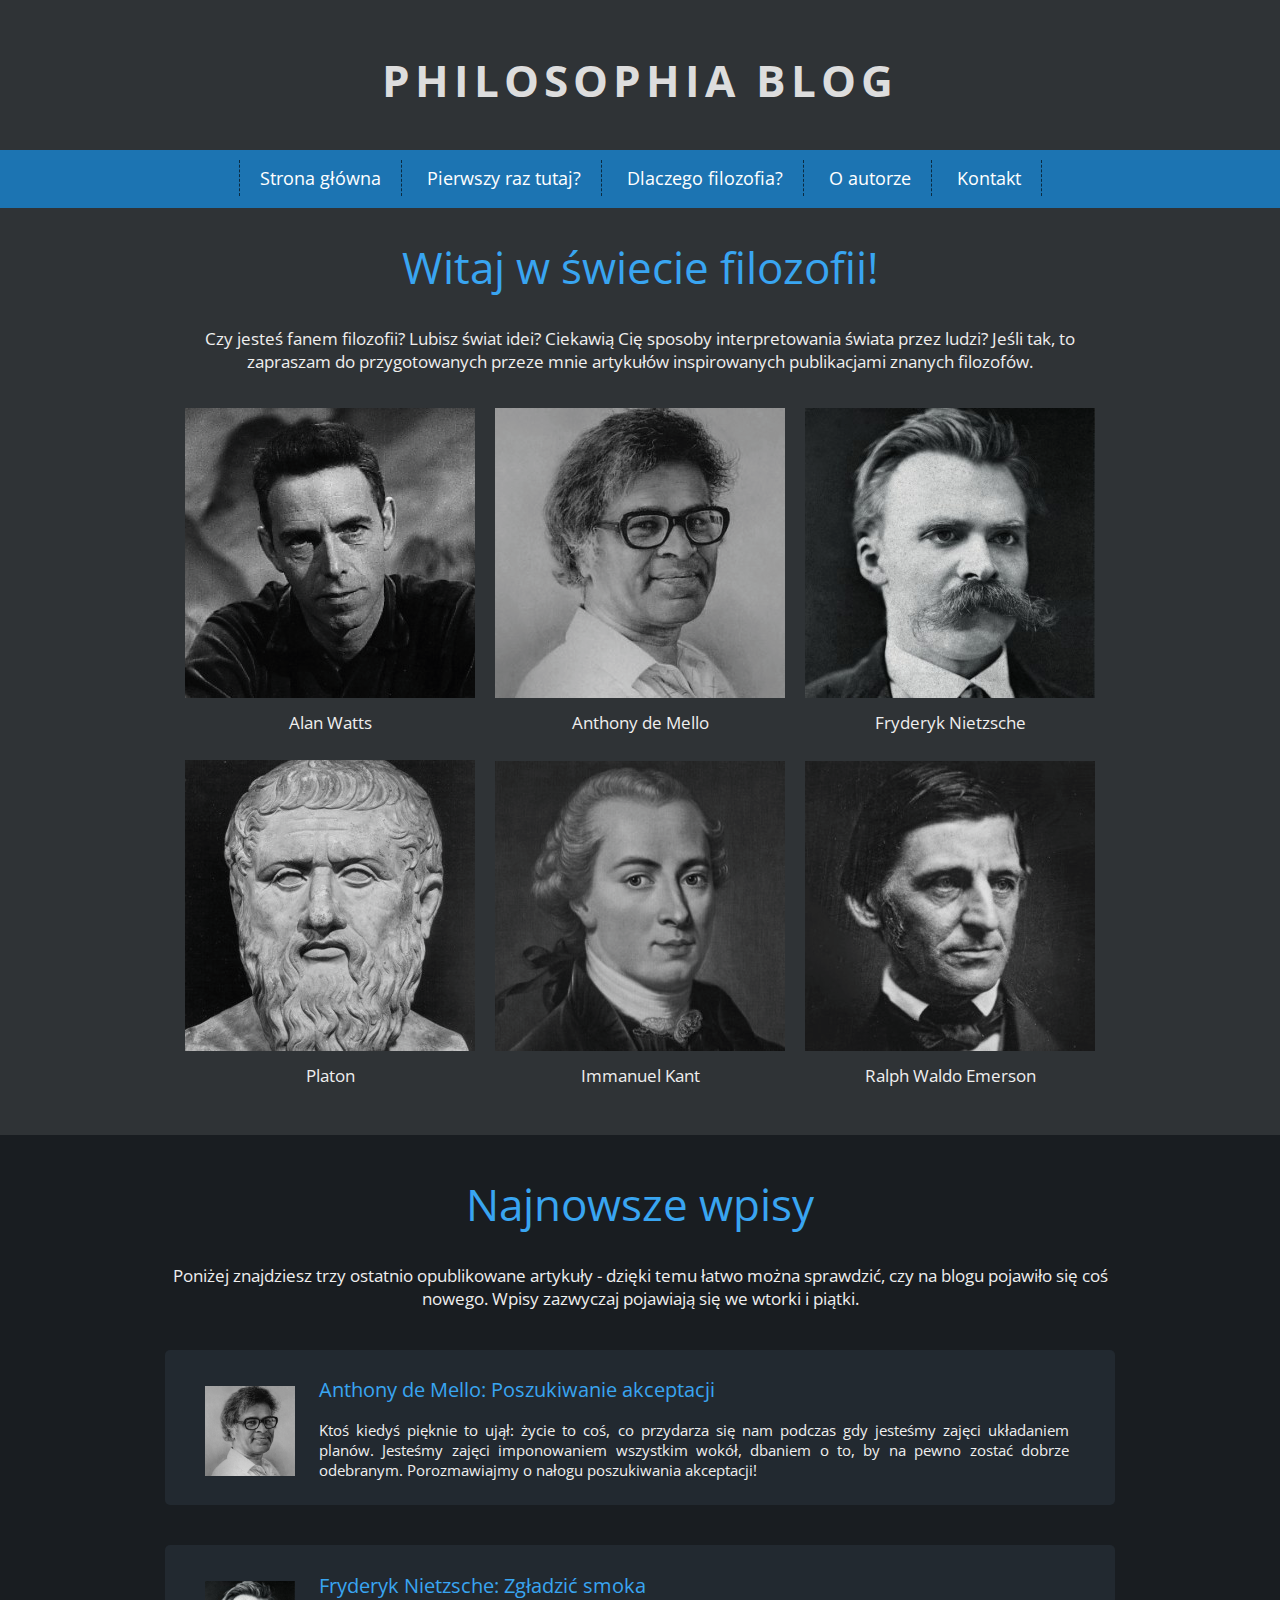
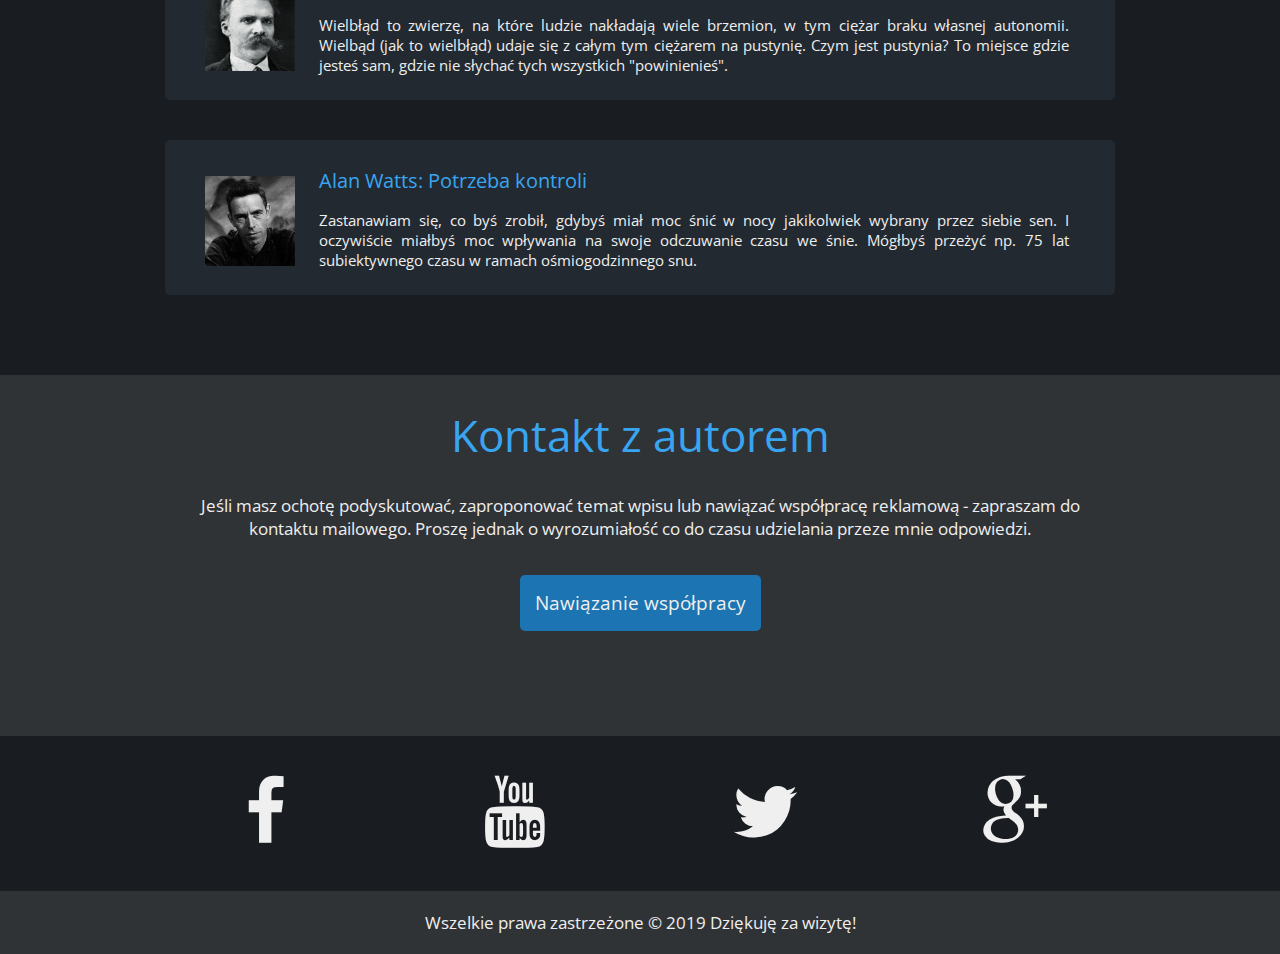
<file: index.html>
<!DOCTYPE html>
<html lang="pl">
<head>

	<meta charset="utf-8">
	<title>Philosophia Blog</title>
	<meta name="description" content="Blog na temat ciekawych publikacji z dziedziny filozofii. Omówienie wybranych tekstów najsłynniejszych autorów!">
	<meta name="keywords" content="filozofia, książki, blog, przemyślenia">
	<meta name="author" content="Michał Sawrycz">
	
	<meta http-equiv="X-Ua-Compatible" content="IE=edge,chrome=1">
	
	<link rel="stylesheet" href="main.css">
	<link rel="stylesheet" href="css/fontello.css">
	<link href="https://fonts.googleapis.com/css?family=Open+Sans:400,700&amp;subset=latin-ext" rel="stylesheet">
	
	<!--[if lt IE 9]>
	<script src="//cdnjs.cloudflare.com/ajax/libs/html5shiv/3.7.3/html5shiv.min.js"></script>
	<![endif]-->
	
</head>

<body>
	<header>
	
		<h1 class="logo">Philosophia blog</h1>
		
		<nav id="topnav">
			<ul class="menu">
				<li><a href="#">Strona główna</a></li>
				<li><a href="#">Pierwszy raz tutaj?</a></li>
				<li><a href="#">Dlaczego filozofia?</a></li>
				<li><a href="#">O autorze</a></li>
				<li><a href="#">Kontakt</a></li>
			</ul>	
		</nav>
		
	</header>
	
	<main>
		<article>
		
			<section>
				
				<div class="categories">
				
					<header>
				
					<h1>Witaj w świecie filozofii!</h1>
					<p>Czy jesteś fanem filozofii? Lubisz świat idei? Ciekawią Cię sposoby interpretowania świata przez ludzi? Jeśli tak, to zapraszam do przygotowanych przeze mnie artykułów inspirowanych publikacjami znanych filozofów.</p>
				
					</header>
					
					<div class="author">
						<figure>
							<a href="#"><img src="img/alan-watts.jpg" alt="Alan Watts"></a>
							<figcaption>Alan Watts</figcaption>
						</figure>
					</div>
					
					<div class="author">
						<figure>
							<a href="#"><img src="img/de-mello.jpg" alt="Anthony de Mello"></a>
							<figcaption>Anthony de Mello</figcaption>
						</figure>
					</div>
					
					<div class="author">
						<figure>
							<a href="#"><img src="img/nietzsche.jpg" alt="Fryderyk Nietzsche"></a>
							<figcaption>Fryderyk Nietzsche</figcaption>
						</figure>
					</div>
					
					<div class="author">
						<figure>
							<a href="#"><img src="img/platon.jpg" alt="Platon"></a>
							<figcaption>Platon</figcaption>
						</figure>
					</div>
					
					<div class="author">
						<figure>
							<a href="#"><img src="img/kant.jpg" alt="Immanuel Kant"></a>
							<figcaption>Immanuel Kant</figcaption>
						</figure>
					</div>
					
					<div class="author">
						<figure>
							<a href="#"><img src="img/emerson.jpg" alt="Ralph Waldo Emerson"></a>
							<figcaption>Ralph Waldo Emerson</figcaption>
						</figure>
					</div>
					
				</div>
				
			</section>
			
			<section id="newest">
			
				<div class="entries">
					
					<header>
				
					<h1>Najnowsze wpisy</h1>
					<p>Poniżej znajdziesz trzy ostatnio opublikowane artykuły - dzięki temu łatwo można sprawdzić, czy na blogu pojawiło się coś nowego. Wpisy zazwyczaj pojawiają się we wtorki i piątki.</p>
				
					</header>
					
					<div class="entry">
					
						<div class="entryimg">
							<img src="img/de-mello.jpg" alt="Anthony de Mello">
						</div>
						
						<div class="entrytxt">
							<h2>Anthony de Mello: Poszukiwanie akceptacji</h2>
							<p>Ktoś kiedyś pięknie to ujął: życie to coś, co przydarza się nam podczas gdy jesteśmy zajęci układaniem planów. Jesteśmy zajęci imponowaniem wszystkim wokół, dbaniem o to, by na pewno zostać dobrze odebranym. Porozmawiajmy o nałogu poszukiwania akceptacji!</P>
						</div>
						
					</div>
					
					<div class="entry">
					
						<div class="entryimg">
							<img src="img/nietzsche.jpg" alt="Fryderyk Nietzsche">
						</div>
						
						<div class="entrytxt">
							<h2>Fryderyk Nietzsche: Zgładzić smoka</h2>
							<p>Wielbłąd to zwierzę, na które ludzie nakładają wiele brzemion, w tym ciężar braku własnej autonomii. Wielbąd (jak to wielbłąd) udaje się z całym tym ciężarem na pustynię. Czym jest pustynia? To miejsce gdzie jesteś sam, gdzie nie słychać tych wszystkich "powinienieś".</P>
						</div>
						
					</div>
					
					<div class="entry">
					
						<div class="entryimg">
							<img src="img/alan-watts.jpg" alt="Alan Watts">
						</div>
						
						<div class="entrytxt">
							<h2>Alan Watts: Potrzeba kontroli</h2>
							<p>Zastanawiam się, co byś zrobił, gdybyś miał moc śnić w nocy jakikolwiek wybrany przez siebie sen. I oczywiście miałbyś moc wpływania na swoje odczuwanie czasu we śnie. Mógłbyś przeżyć np. 75 lat subiektywnego czasu w ramach ośmiogodzinnego snu.</P>
						</div>
						
					</div>
					
				</div>
			
			</section>
			
			<section>
			
				<div class="contact">
					<header>
				
					<h1>Kontakt z autorem</h1>
					<p>Jeśli masz ochotę podyskutować, zaproponować temat wpisu lub nawiązać współpracę reklamową - zapraszam do kontaktu mailowego. Proszę jednak o wyrozumiałość co do czasu udzielania przeze mnie odpowiedzi.</p>
				
					</header>
				
					<a href="#" class="bluebutton">Nawiązanie współpracy</a>
				
				</div>
			
			</section>
		
		</article>
		
	</main>

	<footer>
		<div class="socials">
			<div class="socialdivs">
				<div class="fb">
					<i class="icon-facebook"></i>
				</div>
				<div class="yt">
					<i class="icon-youtube"></i>
				</div>
				<div class="tw">
					<i class="icon-twitter"></i>
				</div>
				<div class="gplus">
					<i class="icon-gplus"></i>
				</div>
				<div style="clear:both"></div>
			</div>
		</div>
		
		<div class="info">
			Wszelkie prawa zastrzeżone &copy; 2019 Dziękuję za wizytę!
		</div>
	</footer>
	
	<script src="https://skrypt-cookies.pl/id/c3198559cd9d51a3.js"></script>
	
</body>
</html>
</file>
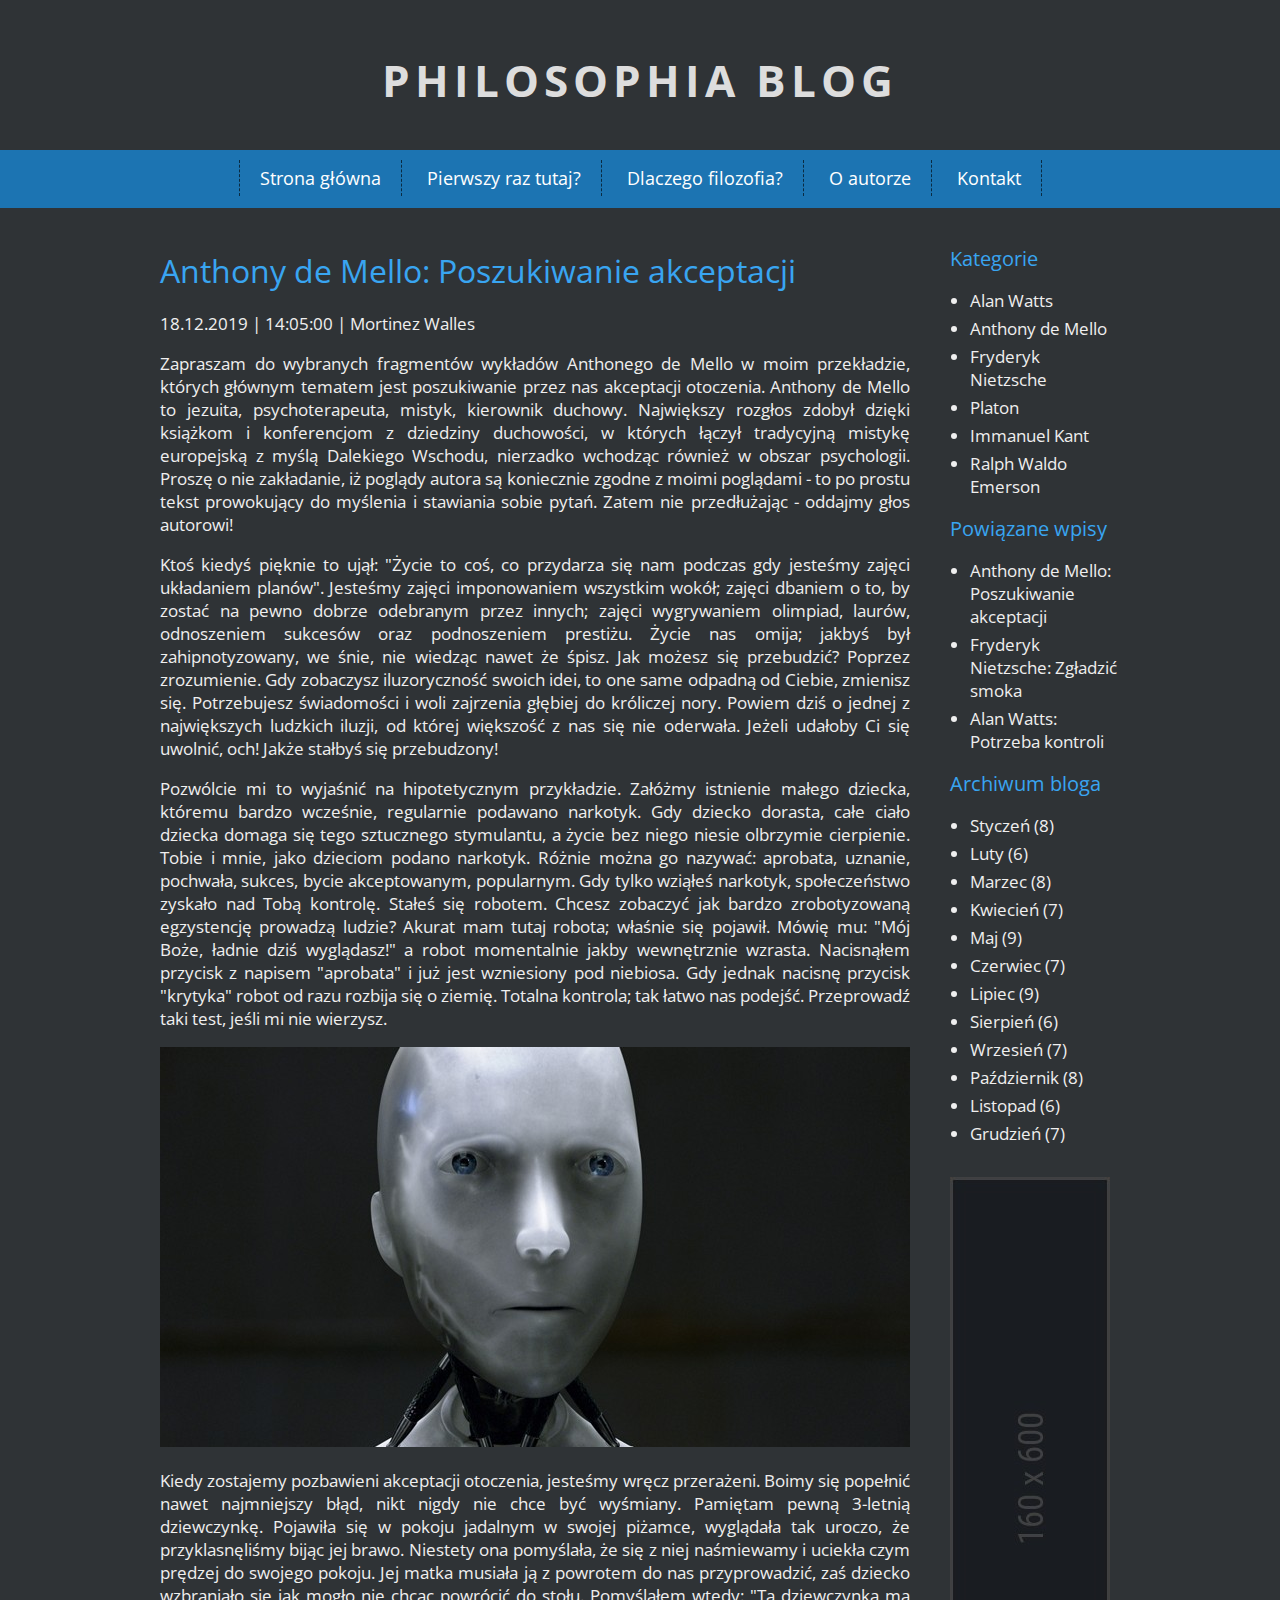
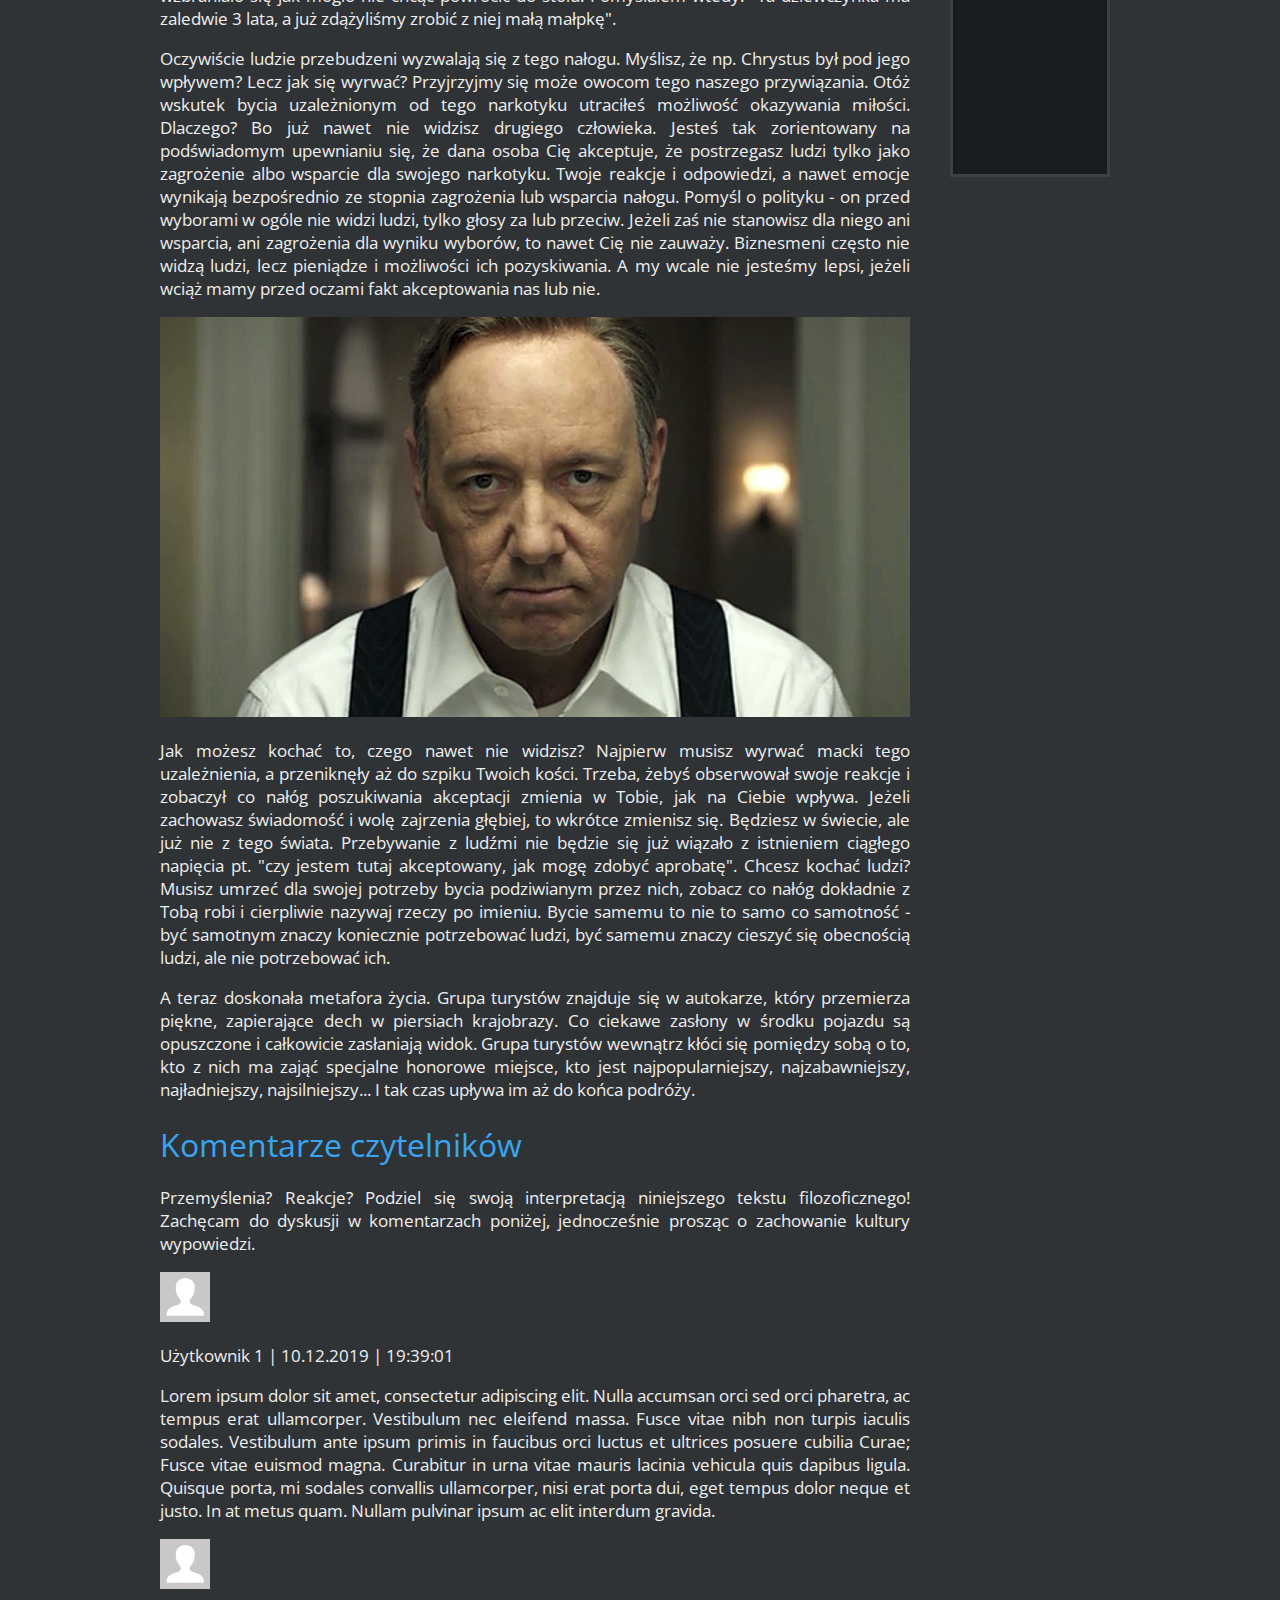
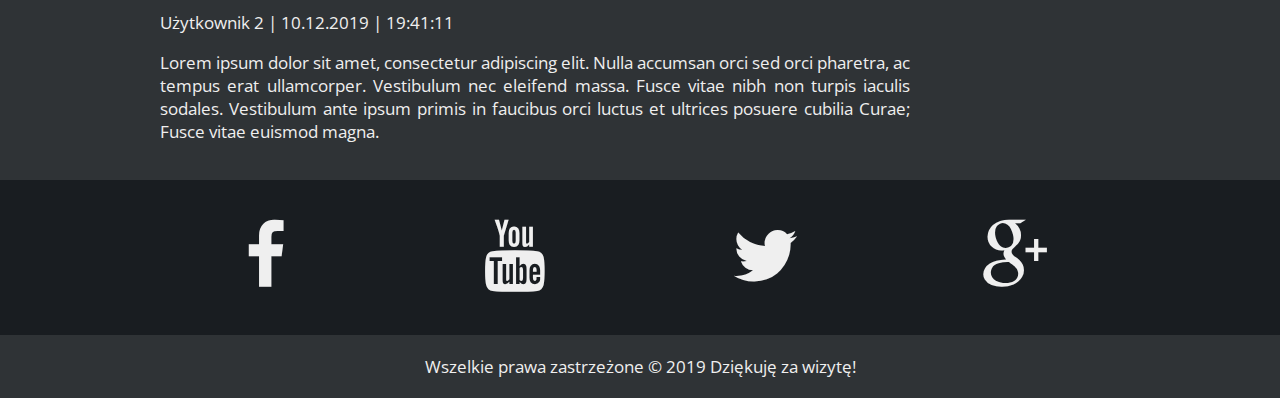
<file: wpis.html>
<!DOCTYPE html>
<html lang="pl">
<head>

	<meta charset="utf-8">
	<title>Philosophia Blog</title>
	<meta name="description" content="Blog na temat ciekawych publikacji z dziedziny filozofii. Omówienie wybranych tekstów najsłynniejszych autorów!">
	<meta name="keywords" content="filozofia, książki, blog, przemyślenia">
	<meta name="author" content="Mortinez Walles">
	
	<meta http-equiv="X-Ua-Compatible" content="IE=edge,chrome=1">
	
	<link rel="stylesheet" href="main.css">
	<link rel="stylesheet" href="css/fontello.css">
	<link href="https://fonts.googleapis.com/css?family=Open+Sans:400,700&amp;subset=latin-ext" rel="stylesheet">
	
	<!--[if lt IE 9]>
	<script src="//cdnjs.cloudflare.com/ajax/libs/html5shiv/3.7.3/html5shiv.min.js"></script>
	<![endif]-->
	
</head>

<body>
	<header>
	
		<h1 class="logo">Philosophia blog</h1>
		
		<nav id="topnav">
			<ul class="menu">
				<li><a href="#">Strona główna</a></li>
				<li><a href="#">Pierwszy raz tutaj?</a></li>
				<li><a href="#">Dlaczego filozofia?</a></li>
				<li><a href="#">O autorze</a></li>
				<li><a href="#">Kontakt</a></li>
			</ul>	
		</nav>
		
	</header>
	
	<div class="container">
		<div class="west">
			<main>
				<article>
					<header>
						<h1>Anthony de Mello: Poszukiwanie akceptacji</h1>
						<p>18.12.2019 | 14:05:00 | Mortinez Walles</p>
					</header>
					<p>Zapraszam do wybranych fragmentów wykładów Anthonego de Mello w moim przekładzie, których głównym tematem jest poszukiwanie przez nas akceptacji otoczenia. Anthony de Mello to jezuita, psychoterapeuta, mistyk, kierownik duchowy. Największy rozgłos zdobył dzięki książkom i konferencjom z dziedziny duchowości, w których łączył tradycyjną mistykę europejską z myślą Dalekiego Wschodu, nierzadko wchodząc również w obszar psychologii. Proszę o nie zakładanie, iż poglądy autora są koniecznie zgodne z moimi poglądami - to po prostu tekst prowokujący do myślenia i stawiania sobie pytań. Zatem nie przedłużając - oddajmy głos autorowi!</p>
					
					<p>Ktoś kiedyś pięknie to ujął: "Życie to coś, co przydarza się nam podczas gdy jesteśmy zajęci układaniem planów". Jesteśmy zajęci imponowaniem wszystkim wokół; zajęci dbaniem o to, by zostać na pewno dobrze odebranym przez innych; zajęci wygrywaniem olimpiad, laurów, odnoszeniem sukcesów oraz podnoszeniem prestiżu. Życie nas omija; jakbyś był zahipnotyzowany, we śnie, nie wiedząc nawet że śpisz. Jak możesz się przebudzić? Poprzez zrozumienie. Gdy zobaczysz iluzoryczność swoich idei, to one same odpadną od Ciebie, zmienisz się. Potrzebujesz świadomości i woli zajrzenia głębiej do króliczej nory. Powiem dziś o jednej z największych ludzkich iluzji, od której większość z nas się nie oderwała. Jeżeli udałoby Ci się uwolnić, och! Jakże stałbyś się przebudzony!</p>
					
					<p>Pozwólcie mi to wyjaśnić na hipotetycznym przykładzie. Załóżmy istnienie małego dziecka, któremu bardzo wcześnie, regularnie podawano narkotyk. Gdy dziecko dorasta, całe ciało dziecka domaga się tego sztucznego stymulantu, a życie bez niego niesie olbrzymie cierpienie. Tobie i mnie, jako dzieciom podano narkotyk. Różnie można go nazywać: aprobata, uznanie, pochwała, sukces, bycie akceptowanym, popularnym. Gdy tylko wziąłeś narkotyk, społeczeństwo zyskało nad Tobą kontrolę. Stałeś się robotem. Chcesz zobaczyć jak bardzo zrobotyzowaną egzystencję prowadzą ludzie? Akurat mam tutaj robota; właśnie się pojawił. Mówię mu: "Mój Boże, ładnie dziś wyglądasz!" a robot momentalnie jakby wewnętrznie wzrasta. Nacisnąłem przycisk z napisem "aprobata" i już jest wzniesiony pod niebiosa. Gdy jednak nacisnę przycisk "krytyka" robot od razu rozbija się o ziemię. Totalna kontrola; tak łatwo nas podejść. Przeprowadź taki test, jeśli mi nie wierzysz.</p>
					
					<img src="img/artykul1.jpg" alt="robot">
					
					<p>Kiedy zostajemy pozbawieni akceptacji otoczenia, jesteśmy wręcz przerażeni. Boimy się popełnić nawet najmniejszy błąd, nikt nigdy nie chce być wyśmiany. Pamiętam pewną 3-letnią dziewczynkę. Pojawiła się w pokoju jadalnym w swojej piżamce, wyglądała tak uroczo, że przyklasnęliśmy bijąc jej brawo. Niestety ona pomyślała, że się z niej naśmiewamy i uciekła czym prędzej do swojego pokoju. Jej matka musiała ją z powrotem do nas przyprowadzić, zaś dziecko wzbraniało się jak mogło nie chcąc powrócić do stołu. Pomyślałem wtedy: "Ta dziewczynka ma zaledwie 3 lata, a już zdążyliśmy zrobić z niej małą małpkę".</p>
					
					<p>Oczywiście ludzie przebudzeni wyzwalają się z tego nałogu. Myślisz, że np. Chrystus był pod jego wpływem? Lecz jak się wyrwać? Przyjrzyjmy się może owocom tego naszego przywiązania. Otóż wskutek bycia uzależnionym od tego narkotyku utraciłeś możliwość okazywania miłości. Dlaczego? Bo już nawet nie widzisz drugiego człowieka. Jesteś tak zorientowany na podświadomym upewnianiu się, że dana osoba Cię akceptuje, że postrzegasz ludzi tylko jako zagrożenie albo wsparcie dla swojego narkotyku. Twoje reakcje i odpowiedzi, a nawet emocje wynikają bezpośrednio ze stopnia zagrożenia lub wsparcia nałogu. Pomyśl o polityku - on przed wyborami w ogóle nie widzi ludzi, tylko głosy za lub przeciw. Jeżeli zaś nie stanowisz dla niego ani wsparcia, ani zagrożenia dla wyniku wyborów, to nawet Cię nie zauważy. Biznesmeni często nie widzą ludzi, lecz pieniądze i możliwości ich pozyskiwania. A my wcale nie jesteśmy lepsi, jeżeli wciąż mamy przed oczami fakt akceptowania nas lub nie.</p>
					
					<img src="img/artykul2.jpg" alt="polityk">
					
					<p>Jak możesz kochać to, czego nawet nie widzisz? Najpierw musisz wyrwać macki tego uzależnienia, a przeniknęły aż do szpiku Twoich kości. Trzeba, żebyś obserwował swoje reakcje i zobaczył co nałóg poszukiwania akceptacji zmienia w Tobie, jak na Ciebie wpływa. Jeżeli zachowasz świadomość i wolę zajrzenia głębiej, to wkrótce zmienisz się. Będziesz w świecie, ale już nie z tego świata. Przebywanie z ludźmi nie będzie się już wiązało z istnieniem ciągłego napięcia pt. "czy jestem tutaj akceptowany, jak mogę zdobyć aprobatę". Chcesz kochać ludzi? Musisz umrzeć dla swojej potrzeby bycia podziwianym przez nich, zobacz co nałóg dokładnie z Tobą robi i cierpliwie nazywaj rzeczy po imieniu. Bycie samemu to nie to samo co samotność - być samotnym znaczy koniecznie potrzebować ludzi, być samemu znaczy cieszyć się obecnością ludzi, ale nie potrzebować ich.</p>
					
					<p>A teraz doskonała metafora życia. Grupa turystów znajduje się w autokarze, który przemierza piękne, zapierające dech w piersiach krajobrazy. Co ciekawe zasłony w środku pojazdu są opuszczone i całkowicie zasłaniają widok. Grupa turystów wewnątrz kłóci się pomiędzy sobą o to, kto z nich ma zająć specjalne honorowe miejsce, kto jest najpopularniejszy, najzabawniejszy, najładniejszy, najsilniejszy... I tak czas upływa im aż do końca podróży.</p>
					
					<section>
						<header>
							<h1>Komentarze czytelników</h1>
							<p>Przemyślenia? Reakcje? Podziel się swoją interpretacją niniejszego tekstu filozoficznego! Zachęcam do dyskusji w komentarzach poniżej, jednocześnie prosząc o zachowanie kultury wypowiedzi.</p>
						</header>
						
						<article>
							<header>
								<img src="img/user.jpg" alt="user">
								<p>Użytkownik 1 | 10.12.2019 | 19:39:01</p>
							</header>
								<p>Lorem ipsum dolor sit amet, consectetur adipiscing elit. Nulla accumsan orci sed orci pharetra, ac tempus erat ullamcorper. Vestibulum nec eleifend massa. Fusce vitae nibh non turpis iaculis sodales. Vestibulum ante ipsum primis in faucibus orci luctus et ultrices posuere cubilia Curae; Fusce vitae euismod magna. Curabitur in urna vitae mauris lacinia vehicula quis dapibus ligula. Quisque porta, mi sodales convallis ullamcorper, nisi erat porta dui, eget tempus dolor neque et justo. In at metus quam. Nullam pulvinar ipsum ac elit interdum gravida.</p>
					</section>
					
					<article>
							<header>
								<img src="img/user.jpg" alt="user">
								<p>Użytkownik 2 | 10.12.2019 | 19:41:11</p>
							</header>
								<p>Lorem ipsum dolor sit amet, consectetur adipiscing elit. Nulla accumsan orci sed orci pharetra, ac tempus erat ullamcorper. Vestibulum nec eleifend massa. Fusce vitae nibh non turpis iaculis sodales. Vestibulum ante ipsum primis in faucibus orci luctus et ultrices posuere cubilia Curae; Fusce vitae euismod magna.</p>
					</section>
				
				</article>
			</main>
		</div>
		
		<div class="east">
			<aside>
				<nav>
					<h2>Kategorie</h2>
					<ul>
						<li>Alan Watts</li>
						<li>Anthony de Mello</li>
						<li>Fryderyk Nietzsche</li>
						<li>Platon</li>
						<li>Immanuel Kant</li>
						<li>Ralph Waldo Emerson</li>
					</ul>
					
					<h2>Powiązane wpisy</h2>
					<ul>
						<li>Anthony de Mello: Poszukiwanie akceptacji</li>
						<li>Fryderyk Nietzsche: Zgładzić smoka</li>
						<li>Alan Watts: Potrzeba kontroli</li>
					</ul>
					
					<h2>Archiwum bloga</h2>
					<ul>
						<li>Styczeń (8)</li>
						<li>Luty (6)</li>
						<li>Marzec (8)</li>
						<li>Kwiecień (7)</li>
						<li>Maj (9)</li>
						<li>Czerwiec (7)</li>
						<li>Lipiec (9)</li>
						<li>Sierpień (6)</li>
						<li>Wrzesień (7)</li>
						<li>Październik (8)</li>
						<li>Listopad (6)</li>
						<li>Grudzień (7)</li>
					</ul>
				</nav>
				
				<img src="img/ad.jpg" alt="reklama">
				
			</aside>
			
		</div>
		
		<div style="clear:both;"></div>
	
	</div>

	<footer>
		<div class="socials">
			<div class="socialdivs">
				<div class="fb">
					<i class="icon-facebook"></i>
				</div>
				<div class="yt">
					<i class="icon-youtube"></i>
				</div>
				<div class="tw">
					<i class="icon-twitter"></i>
				</div>
				<div class="gplus">
					<i class="icon-gplus"></i>
				</div>
				<div style="clear:both"></div>
			</div>
		</div>
		
		<div class="info">
			Wszelkie prawa zastrzeżone &copy; 2019 Dziękuję za wizytę!
		</div>
	</footer>
	
</body>
</html>
</file>
<file: main.css>
body
{
	margin: 0;
	background-color: #2F3336;
	color: #efefef;
    font-family: 'Open Sans', sans-serif;
    font-size: 17px;
}

h1.logo
{
	font-size: 44px;
	font-weight: 700;
	color: #ddd;
	text-align: center;
	text-transform: uppercase;
	letter-spacing: 5px;
	margin-top: 50px;
	margin-bottom: 40px;
}

#topnav
{
	background-color: #1c74b2;
	text-align: center;
}

.menu
{
	list-style-type: none;
	margin: 0;
	padding: 10px;
	font-size: 18px;
	min-height: 38px;
	line-height: 200%;
}

.menu > li
{
	display: inline-block;
	padding-left: 20px;
	padding-right: 20px;
	border-right: 1px dashed #0a2b42;
}

.menu > li:first-child
{
	border-left: 1px dashed #0a2b42;
}

.menu a
{
	color: #fff;
	text-decoration: none;
}

.menu a:hover
{
	color: #0a2b42;
}

.categories
{
	margin-left: auto;
	margin-right: auto;
	width: 950px;
	text-align: center;
	padding: 0px;
}

h1
{
font-size: 44px;
font-weight: 400;
color: #39a5f1;
margin-bottom: px;
}

.author
{
	display: inline-block;
	margin-top: 10px;
}

.author a
{
	opacity: 0.9;
}

.author a:hover
{
	opacity: 1;	
}

figure
{
	margin: 8px;
	padding: 0px;
}

figcaption
{
	margin-top: 8px;
	padding: 0px;
}

.entries
{
	margin-left: auto;
	margin-right: auto;
	width: 950px;
	text-align: center;
	padding-top: 10px;
	padding-bottom: 80px;
	margin-top: 40px;
}

#newest
{
	background-color: #191d21;
}

.entry
{
	background-color: #222930;
	padding: 10px;
	text-align: justify;
	margin-top: 40px;
	border-radius: 5px;
}

.entryimg
{
	display: inline-block;
	margin-left: 30px;	
	width: 110px;
}

.entryimg img
{
	width: 90px;
	height: 90px;
}

.entrytxt
{
	display: inline-block;
	width: 750px;
	font-size: 15px;
}

h2
{
	font-size: 20px;
	font-weight: 400;
	color: #39a5f1;
}

.contact
{
	margin-left: auto;
	margin-right: auto;
	width: 950px;
	text-align: center;
	padding-bottom: 70px;
	margin-bottom: 50px;
}

.contact p
{
	margin-bottom: 50px;
}

.bluebutton
{
	background-color: #1c74b2;
	padding: 15px;
	color: #efefef;
	font-size: 19px;
	text-decoration: none;
	border-radius: 5px;
	min-width: 300px;
}

.bluebutton:hover
{
	background-color: #196488;
}

.socials
{
	width:100%;
	text-align: center;
	background-color: #191d21;
}

.socialdivs
{
	width: 1000px;
	margin-left: auto;
	margin-right: auto;
}

.fb
{
	width: 250px;
	height: 155px;
	float:left;
}

.fb:hover
{
	background-color: #4668b3;
}

.yt
{
	width: 250px;
	height: 155px;
	float:left;
}

.yt:hover
{
	background-color: #d94348;
}

.tw
{
	width: 250px;
	height: 155px;
	float:left;
}

.tw:hover
{
	background-color: #3095d3;
}

.gplus
{
	width: 250px;
	height: 155px;
	float:left;
}

.gplus:hover
{
	background-color: #d95333;
}

.info
{
	margin-left: auto;
	margin-right: auto;
	text-align: center;
	padding: 20px;
}

.container
{
	margin-left: auto;
	margin-right: auto;
	width: 1000px;
}

.west
{
	float: left;
	width: 750px;
	padding: 20px;
	text-align: justify;
}

.east
{
	float: left;
	width: 170px;
	padding: 20px;
}

.west h1
{
	font-size: 32px;
	font-weight: 400;
	color: #39a5f1;
	margin-bottom: 20px;
}

.east ul
{
	padding-left: 20px;
}

.east ul > li
{
	margin-bottom: 5px;
}

.east img
{
margin-top: 15px;	
}
</file>
<file: css/fontello.css>
@font-face {
  font-family: 'fontello';
  src: url('../font/fontello.eot?49170314');
  src: url('../font/fontello.eot?49170314#iefix') format('embedded-opentype'),
       url('../font/fontello.woff?49170314') format('woff'),
       url('../font/fontello.ttf?49170314') format('truetype'),
       url('../font/fontello.svg?49170314#fontello') format('svg');
  font-weight: normal;
  font-style: normal;
}
/* Chrome hack: SVG is rendered more smooth in Windozze. 100% magic, uncomment if you need it. */
/* Note, that will break hinting! In other OS-es font will be not as sharp as it could be */
/*
@media screen and (-webkit-min-device-pixel-ratio:0) {
  @font-face {
    font-family: 'fontello';
    src: url('../font/fontello.svg?49170314#fontello') format('svg');
  }
}
*/
 
 [class^="icon-"]:before, [class*=" icon-"]:before {
  font-family: "fontello";
  font-style: normal;
  font-weight: normal;
  speak: none;
 
  display: inline-block;
  text-decoration: inherit;
  width: 1em;
  margin-right: .2em;
  text-align: center;
  /* opacity: .8; */
 
  /* For safety - reset parent styles, that can break glyph codes*/
  font-variant: normal;
  text-transform: none;
 
  /* fix buttons height, for twitter bootstrap */
  line-height: 1em;
 
  /* Animation center compensation - margins should be symmetric */
  /* remove if not needed */
  margin-left: .2em;
 
  /* you can be more comfortable with increased icons size */
  /* font-size: 120%; */
 
  /* Font smoothing. That was taken from TWBS */
  -webkit-font-smoothing: antialiased;
  -moz-osx-font-smoothing: grayscale;
 
  /* Uncomment for 3D effect */
  /* text-shadow: 1px 1px 1px rgba(127, 127, 127, 0.3); */
}
 
.icon-facebook:before { content: '\e800'; font-size: 72px; margin-top: 40px;} /* '' */
.icon-youtube:before { content: '\e801'; font-size: 72px; margin-top: 40px;} /* '' */
.icon-twitter:before { content: '\e802'; font-size: 72px; margin-top: 40px;} /* '' */
.icon-gplus:before { content: '\e803'; font-size: 72px; margin-top: 40px;} /* '' */
</file>
